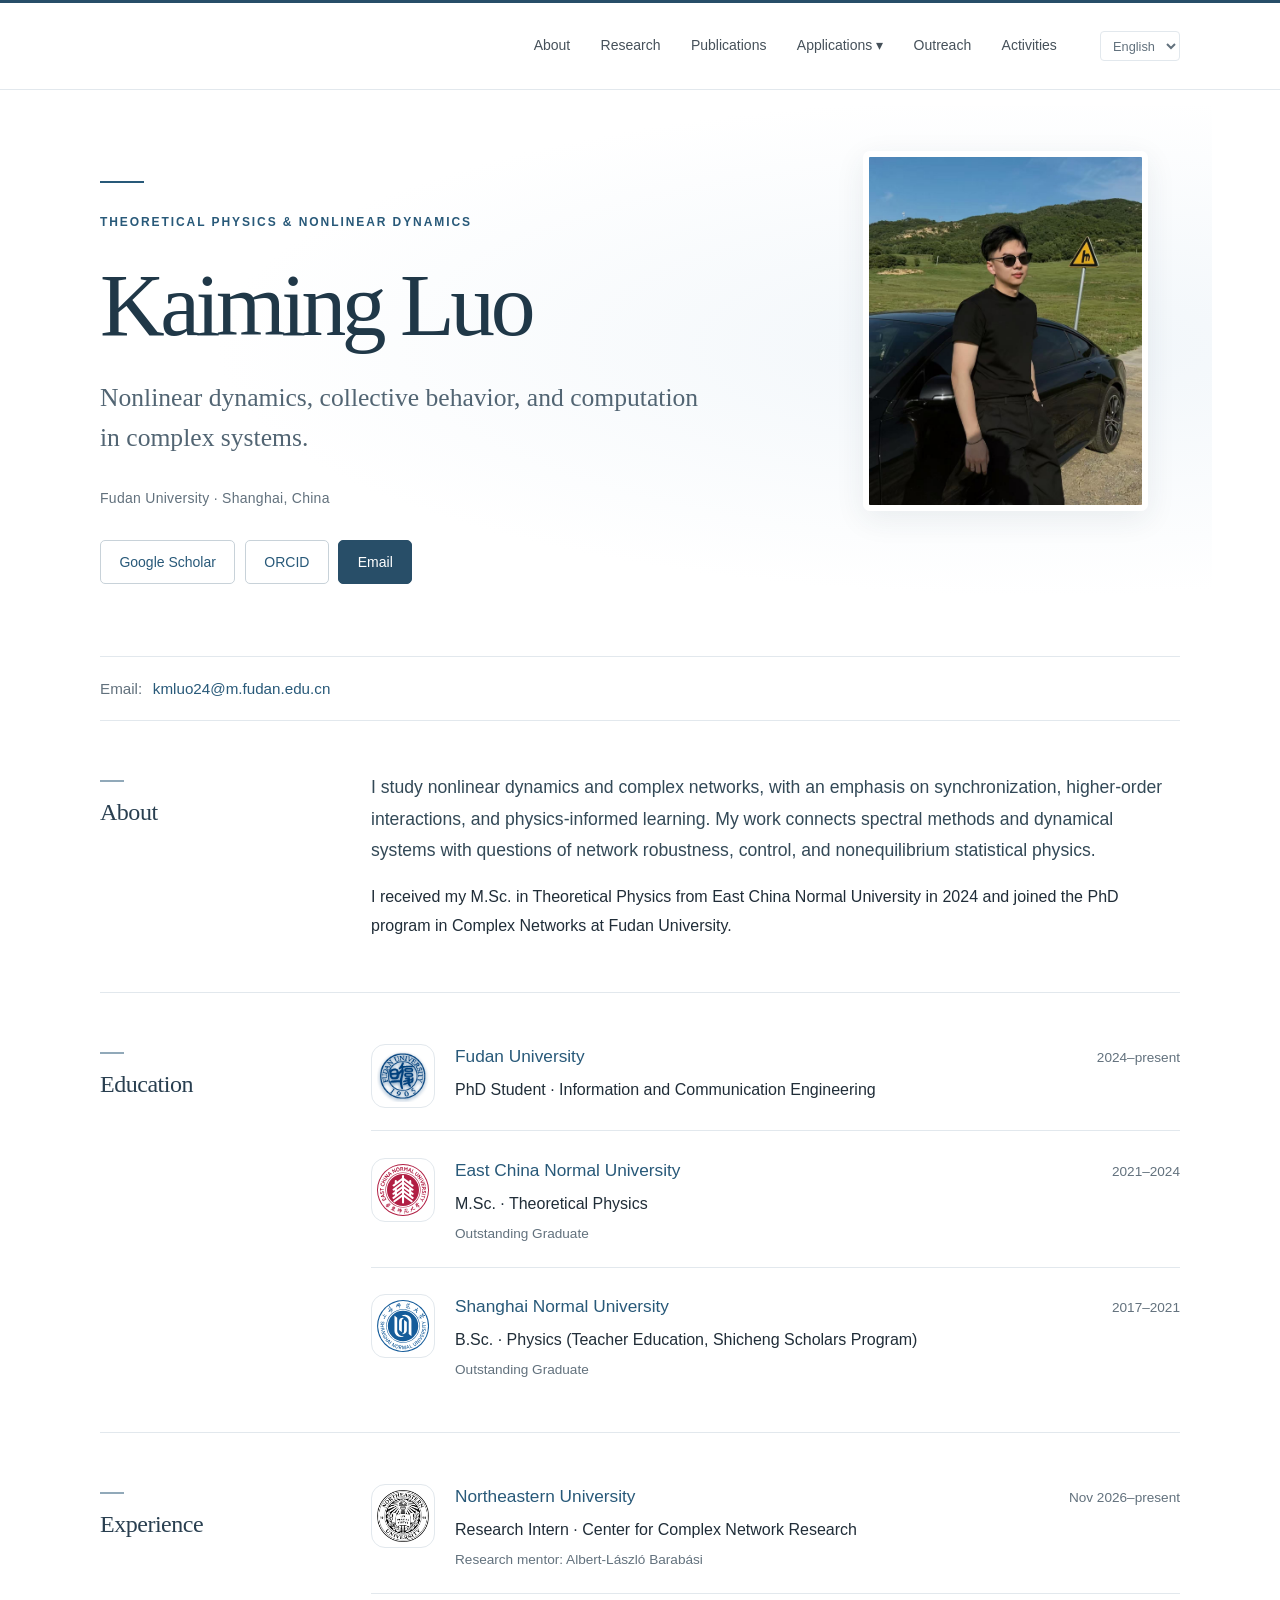
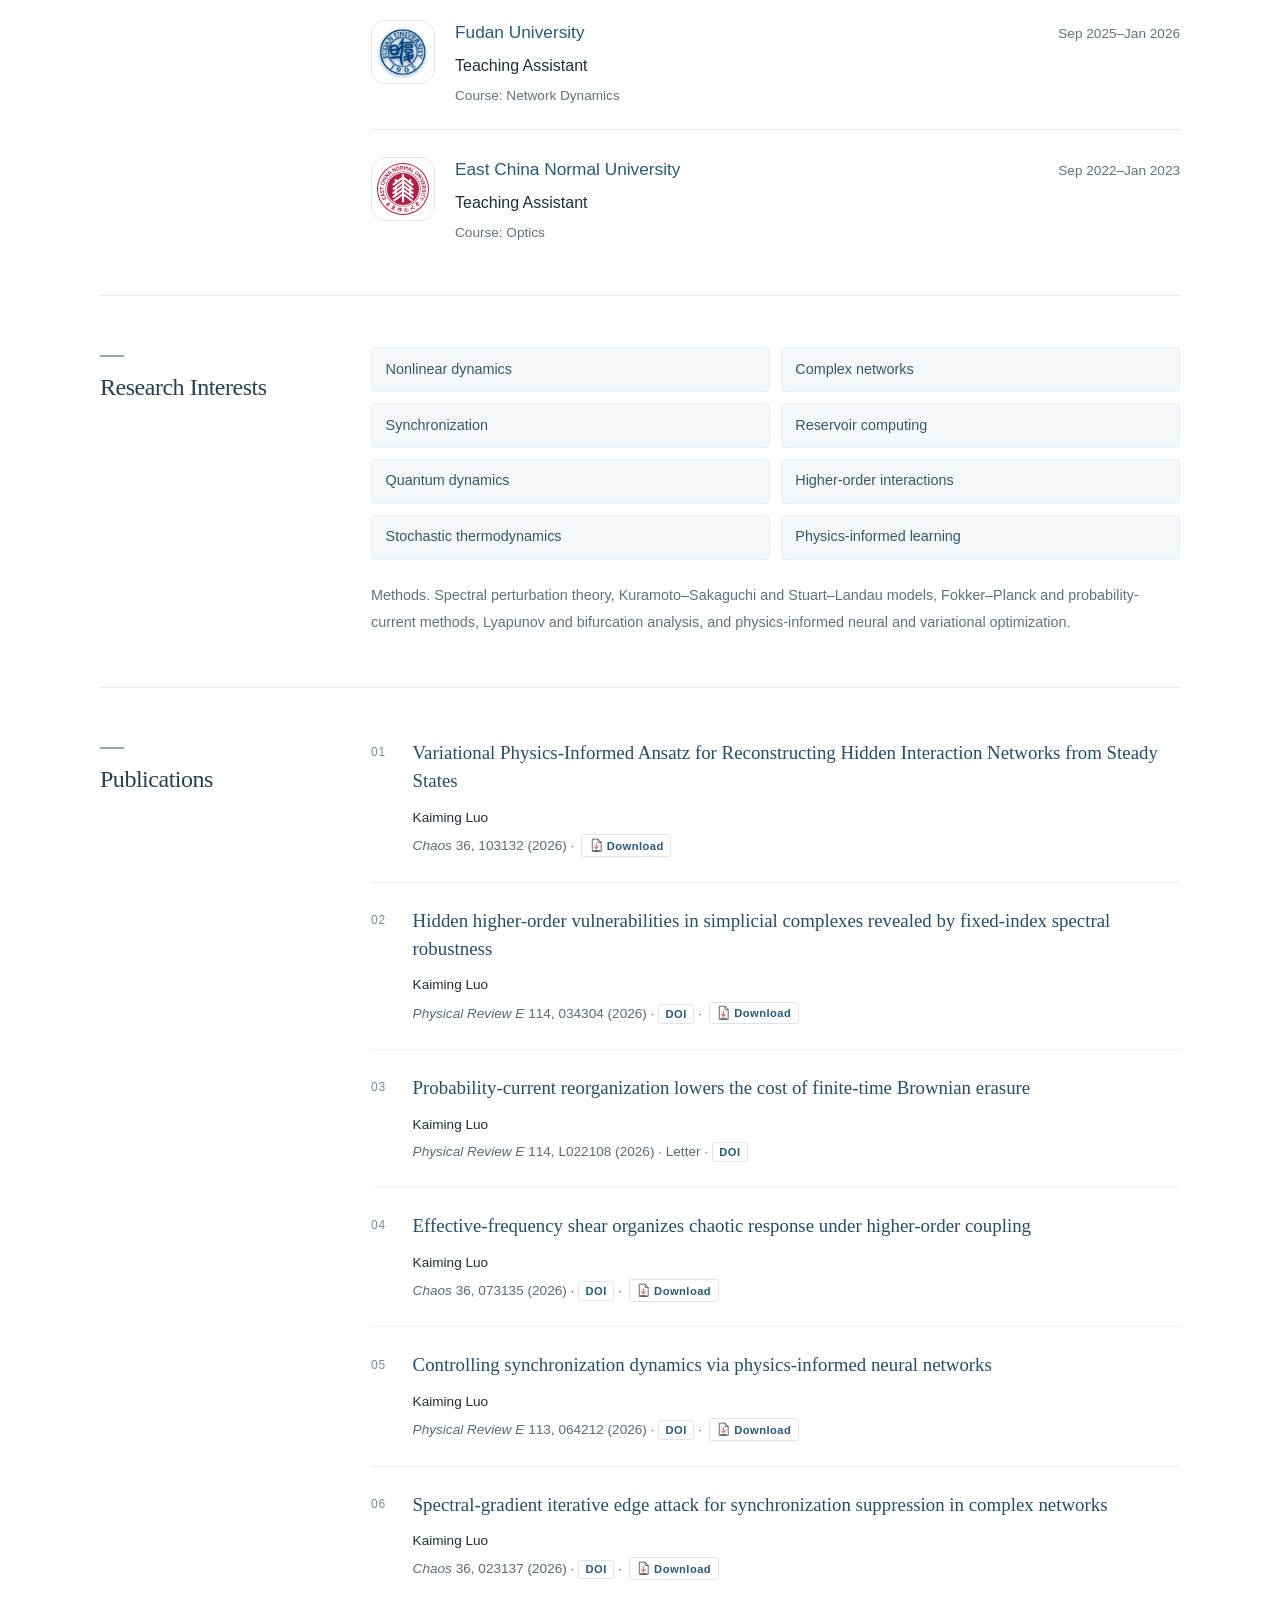
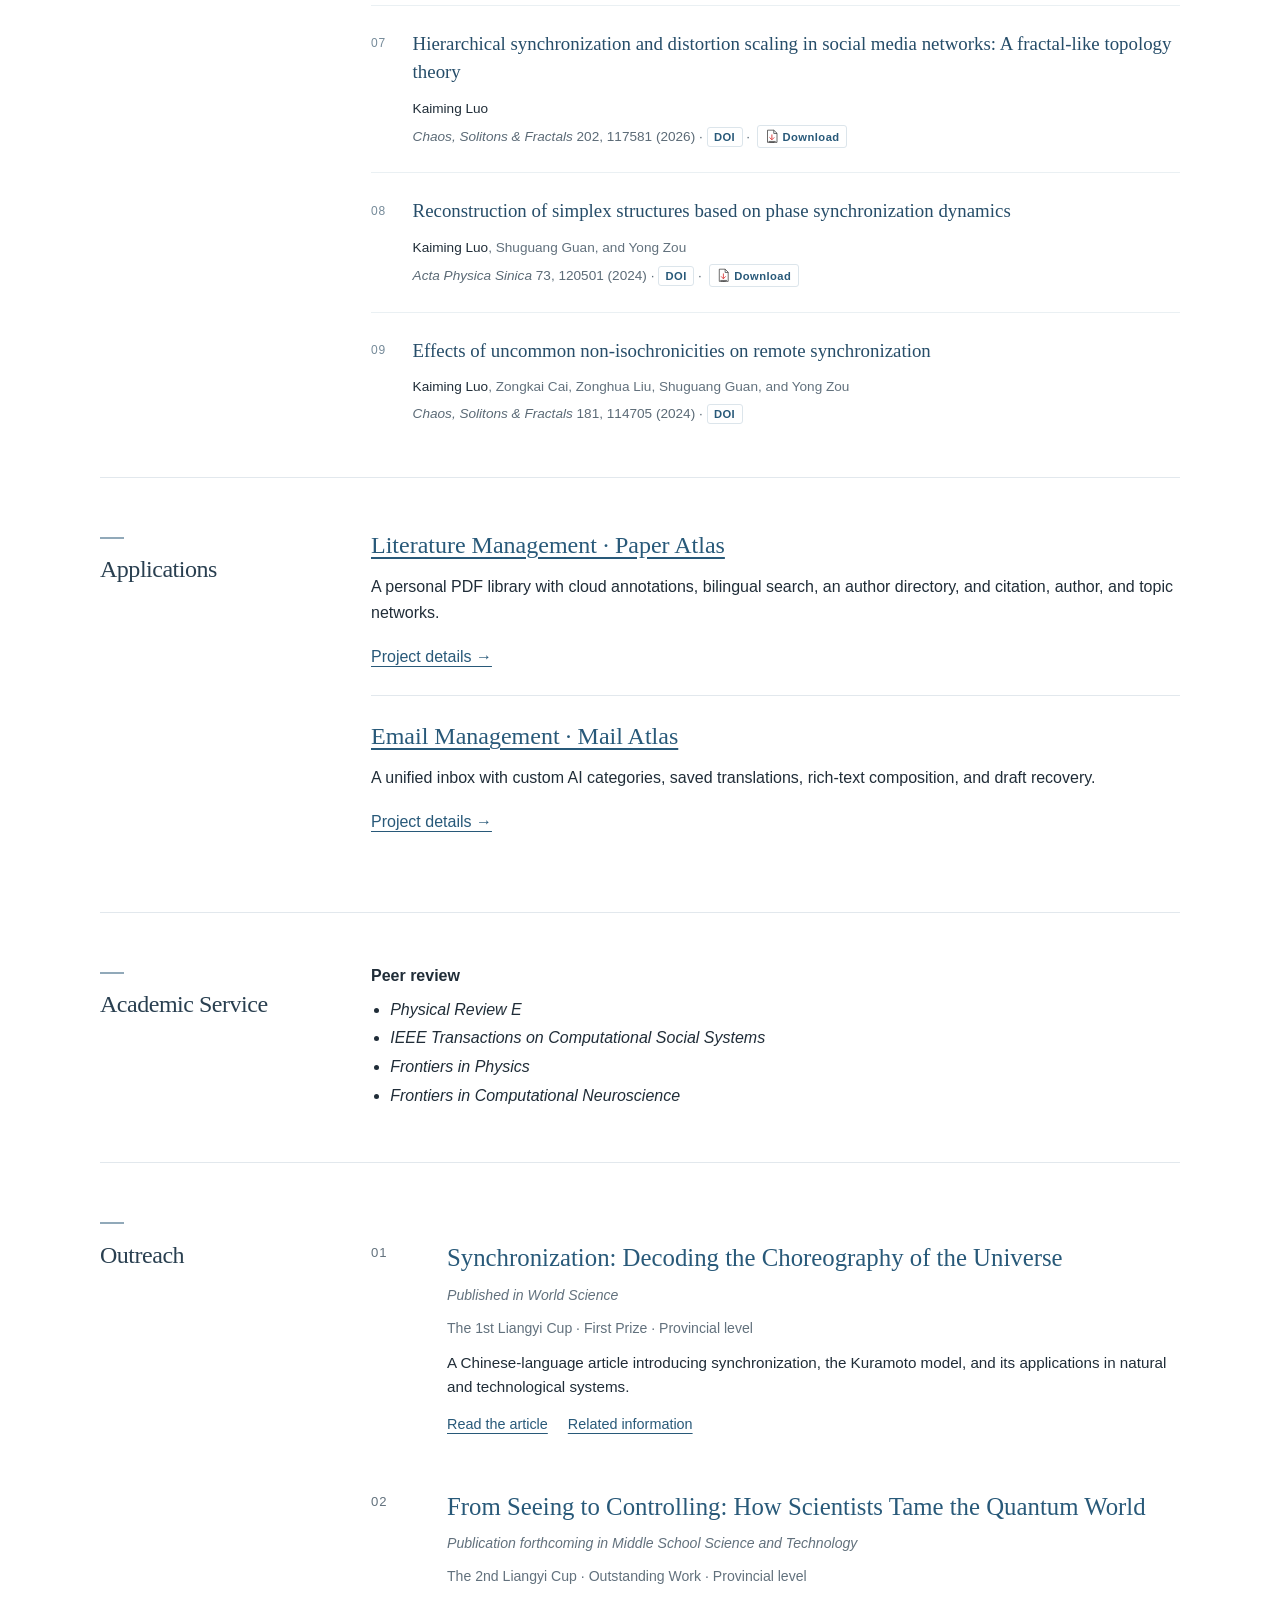
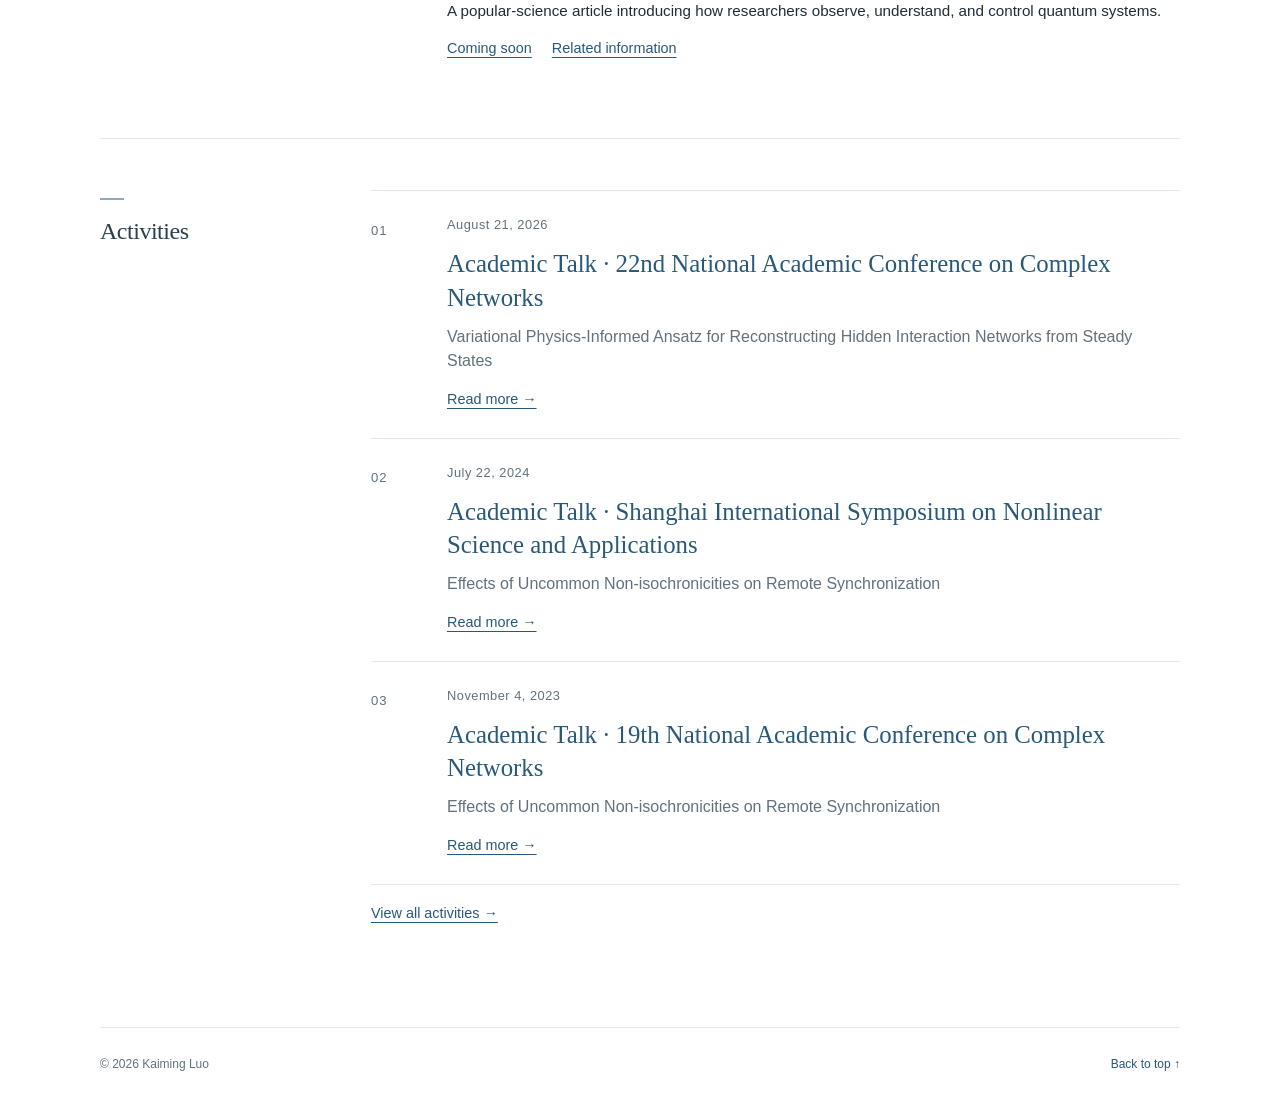
<file: index.html>
<!doctype html>
<html lang="en">
<head>
  <meta charset="utf-8">
  <meta name="viewport" content="width=device-width, initial-scale=1">
  <meta name="description" content="Kaiming Luo — research interests in nonlinear dynamics, complex networks, synchronization, reservoir computing, and quantum dynamics.">
  <meta name="theme-color" content="#ffffff">
  <title>Kaiming Luo | Academic Website</title>
  <link rel="icon" type="image/svg+xml" href="data:image/svg+xml,%3Csvg xmlns='http://www.w3.org/2000/svg' viewBox='0 0 64 64'%3E%3Crect width='64' height='64' rx='8' fill='%231e4058'/%3E%3Ctext x='32' y='42' text-anchor='middle' font-family='Georgia' font-size='32' fill='white'%3EKL%3C/text%3E%3C/svg%3E">
  <link rel="stylesheet" href="./styles.css?v=20261117-cards">
  <script src="./script.js" defer></script>
  <script src="./activities-data.js" defer></script>
  <script src="./activities.js?v=20261117-cards" defer></script>
  <script src="./language.js?v=20261104-degrees" defer></script>
  <script src="./applications.js?v=20261118" defer></script>
</head>
<body>
  <a class="skip-link" href="#main">Skip to content</a>
  <header class="site-header">
    <div class="header-inner">
      
      <nav aria-label="Main navigation">
        <a href="#about">About</a>
        <a href="#research">Research</a>
        <a href="#publications">Publications</a>
        <details class="apps-menu"><summary data-app-text="section">Applications</summary><div class="apps-dropdown"><a href="https://kmluo98.github.io/paper-atlas/" target="_blank" rel="noopener" data-app-text="paper">Literature Management</a><a href="https://kmluo98.github.io/mail/" target="_blank" rel="noopener" data-app-text="mail">Email Management</a></div></details>
        <a href="#outreach">News &amp; Outreach</a>
        <a href="#activities">Activities</a>
      </nav>
      <label class="language-switcher"><span class="sr-only">Language</span><select id="language-select" aria-label="Language"><option value="en">English</option><option value="zh">中文</option></select></label>
    </div>
  </header>

  <main id="main" class="page">
    <section class="intro" id="home" aria-labelledby="name">
      <img class="profile-photo" src="./assets/kaiming-luo.jpg" alt="Kaiming Luo" width="1279" height="1706" fetchpriority="high">
      <p class="eyebrow" data-i18n="eyebrow">Theoretical physics &amp; nonlinear dynamics</p>
      <h1 id="name">Kaiming Luo</h1>
      <p class="intro-text" data-i18n="intro">Nonlinear dynamics, collective behavior,<br class="desktop-break"> and computation in complex systems.</p>
      <p class="affiliation" data-i18n="affiliation">Fudan University · Shanghai, China</p>
      <div class="profile-links" aria-label="Academic profiles and resources">
        <a class="button" href="https://scholar.google.com/citations?user=UyNo1v8AAAAJ&amp;hl=zh-CN">Google Scholar</a>
        <a class="button" href="https://orcid.org/0009-0003-3727-4187">ORCID</a>
        <a class="button" href="mailto:kmluo24@m.fudan.edu.cn">Email</a>
      </div>
    </section>

    <p class="about-email">Email: <a href="mailto:kmluo24@m.fudan.edu.cn">kmluo24@m.fudan.edu.cn</a></p>

    <section class="section" id="about" aria-labelledby="about-title">
      <h2 id="about-title">About</h2>
      <div class="section-content">
<p>I study nonlinear dynamics and complex networks, with an emphasis on synchronization, higher-order interactions, and physics-informed learning. My work connects spectral methods and dynamical systems with questions of network robustness, control, and nonequilibrium statistical physics.</p><p>I received my M.Sc. in Theoretical Physics from East China Normal University in 2024 and joined the PhD program in Complex Networks at Fudan University.</p>
      </div>
    </section>

    <section class="section" id="education" aria-labelledby="education-title">
      <h2 id="education-title" data-bio="education">Education</h2>
      <div class="section-content">
        <article class="bio-entry bio-with-logo"><img class="university-seal" src="./assets/fudan-seal.svg" alt="" width="64" height="64"><div class="bio-body"><div class="bio-heading"><h3 data-bio="fudan">Fudan University</h3><span data-bio="fudanDate">2024–present</span></div><p data-bio="fudanMajor">PhD Student · Information and Communication Engineering</p></div></article>
        <article class="bio-entry bio-with-logo"><img class="university-seal" src="./assets/ecnu-seal.svg" alt="" width="64" height="64"><div class="bio-body"><div class="bio-heading"><h3 data-bio="ecnu">East China Normal University</h3><span>2021–2024</span></div><p data-bio="ecnuMajor">M.Sc. · Theoretical Physics</p><p class="muted" data-bio="honor">Outstanding Graduate</p></div></article>
        <article class="bio-entry bio-with-logo"><img class="university-seal" src="./assets/shnu-seal.svg" alt="" width="64" height="64"><div class="bio-body"><div class="bio-heading"><h3 data-bio="shnu">Shanghai Normal University</h3><span>2017–2021</span></div><p data-bio="shnuMajor">B.Sc. · Physics (Teacher Education, Shicheng Scholars Program)</p><p class="muted" data-bio="honor">Outstanding Graduate</p></div></article>
      </div>
    </section>
    <section class="section" id="experience" aria-labelledby="experience-title">
      <h2 id="experience-title" data-bio="experience">Experience</h2>
      <div class="section-content">
        <article class="bio-entry bio-with-logo"><img class="university-seal" src="./assets/neu-seal.svg" alt="" width="64" height="64"><div class="bio-body"><div class="bio-heading"><h3 data-bio="northeastern">Northeastern University</h3><span data-bio="neDate">Nov 2026–present</span></div><p data-bio="neRole">Research Intern · Center for Complex Network Research</p><p class="muted" data-bio="neMentor">Research mentor: Albert-László Barabási</p></div></article>
        <article class="bio-entry bio-with-logo"><img class="university-seal" src="./assets/fudan-seal.svg" alt="" width="64" height="64"><div class="bio-body"><div class="bio-heading"><h3 data-bio="fudan"></h3><span data-bio="networkDate"></span></div><p data-bio="networkRole"></p><p class="muted" data-bio="networkCourse"></p></div></article>
        <article class="bio-entry bio-with-logo"><img class="university-seal" src="./assets/ecnu-seal.svg" alt="" width="64" height="64"><div class="bio-body"><div class="bio-heading"><h3 data-bio="ecnu"></h3><span data-bio="opticsDate"></span></div><p data-bio="opticsRole"></p><p class="muted" data-bio="opticsCourse"></p></div></article>
        
      </div>
    </section>
    <section class="section" id="research" aria-labelledby="research-title">
      <h2 id="research-title">Research Interests</h2>
      <div class="section-content">
<ul class="interests"><li>Nonlinear dynamics</li><li>Complex networks</li><li>Synchronization</li><li>Reservoir computing</li><li>Quantum dynamics</li><li>Higher-order interactions</li><li>Stochastic thermodynamics</li><li>Physics-informed learning</li></ul><p class="research-methods"><strong>Methods.</strong> Spectral perturbation theory, Kuramoto–Sakaguchi and Stuart–Landau models, Fokker–Planck and probability-current methods, Lyapunov and bifurcation analysis, and physics-informed neural and variational optimization.</p>
      </div>
    </section>

    <section class="section" id="publications" aria-labelledby="publications-title">
      <h2 id="publications-title">Publications</h2>
      <div class="section-content">
<ol class="publications"><li><span class="paper-title">Variational Physics-Informed Ansatz for Reconstructing Hidden Interaction Networks from Steady States</span><p class="paper-authors"><strong>Kaiming Luo</strong></p><p class="paper-citation"><em>Chaos</em> 36, 103132 (2026) · <a class="pdf-link" href="https://arxiv.org/pdf/2512.13708" target="_blank" rel="noopener"><img class="pdf-icon" src="./assets/pdf-download.svg" alt="">Download</a></p></li><li><a class="paper-title" href="https://doi.org/10.1103/n4ps-wmd7">Hidden higher-order vulnerabilities in simplicial complexes revealed by fixed-index spectral robustness</a><p class="paper-authors"><strong>Kaiming Luo</strong></p><p class="paper-citation"><em>Physical Review E</em> 114, 034304 (2026) · <a href="https://doi.org/10.1103/n4ps-wmd7">DOI</a> · <a class="pdf-link" href="https://arxiv.org/pdf/2603.24286" target="_blank" rel="noopener"><img class="pdf-icon" src="./assets/pdf-download.svg" alt="">Download</a></p></li><li><a class="paper-title" href="https://doi.org/10.1103/4nmm-611j">Probability-current reorganization lowers the cost of finite-time Brownian erasure</a><p class="paper-authors"><strong>Kaiming Luo</strong></p><p class="paper-citation"><em>Physical Review E</em> 114, L022108 (2026) · Letter · <a href="https://doi.org/10.1103/4nmm-611j">DOI</a></p></li><li><a class="paper-title" href="https://doi.org/10.1063/5.0342399">Effective-frequency shear organizes chaotic response under higher-order coupling</a><p class="paper-authors"><strong>Kaiming Luo</strong></p><p class="paper-citation"><em>Chaos</em> 36, 073135 (2026) · <a href="https://doi.org/10.1063/5.0342399">DOI</a> · <a class="pdf-link" href="https://arxiv.org/pdf/2604.07842" target="_blank" rel="noopener"><img class="pdf-icon" src="./assets/pdf-download.svg" alt="">Download</a></p></li><li><a class="paper-title" href="https://doi.org/10.1103/ymm7-mh1x">Controlling synchronization dynamics via physics-informed neural networks</a><p class="paper-authors"><strong>Kaiming Luo</strong></p><p class="paper-citation"><em>Physical Review E</em> 113, 064212 (2026) · <a href="https://doi.org/10.1103/ymm7-mh1x">DOI</a> · <a class="pdf-link" href="https://arxiv.org/pdf/2601.00178" target="_blank" rel="noopener"><img class="pdf-icon" src="./assets/pdf-download.svg" alt="">Download</a></p></li><li><a class="paper-title" href="https://doi.org/10.1063/5.0311738">Spectral-gradient iterative edge attack for synchronization suppression in complex networks</a><p class="paper-authors"><strong>Kaiming Luo</strong></p><p class="paper-citation"><em>Chaos</em> 36, 023137 (2026) · <a href="https://doi.org/10.1063/5.0311738">DOI</a> · <a class="pdf-link" href="https://arxiv.org/pdf/2505.06489" target="_blank" rel="noopener"><img class="pdf-icon" src="./assets/pdf-download.svg" alt="">Download</a></p></li><li><a class="paper-title" href="https://doi.org/10.1016/j.chaos.2025.117581">Hierarchical synchronization and distortion scaling in social media networks: A fractal-like topology theory</a><p class="paper-authors"><strong>Kaiming Luo</strong></p><p class="paper-citation"><em>Chaos, Solitons &amp; Fractals</em> 202, 117581 (2026) · <a href="https://doi.org/10.1016/j.chaos.2025.117581">DOI</a> · <a class="pdf-link" href="https://arxiv.org/pdf/2505.05769" target="_blank" rel="noopener"><img class="pdf-icon" src="./assets/pdf-download.svg" alt="">Download</a></p></li><li><a class="paper-title" href="https://doi.org/10.7498/aps.73.20240334">Reconstruction of simplex structures based on phase synchronization dynamics</a><p class="paper-authors"><strong>Kaiming Luo</strong>, Shuguang Guan, and Yong Zou</p><p class="paper-citation"><em>Acta Physica Sinica</em> 73, 120501 (2024) · <a href="https://doi.org/10.7498/aps.73.20240334">DOI</a> · <a class="pdf-link" href="./assets/reconstruction-simplex-structures.pdf" download><img class="pdf-icon" src="./assets/pdf-download.svg" alt="">Download</a></p></li><li><a class="paper-title" href="https://doi.org/10.1016/j.chaos.2024.114705">Effects of uncommon non-isochronicities on remote synchronization</a><p class="paper-authors"><strong>Kaiming Luo</strong>, Zongkai Cai, Zonghua Liu, Shuguang Guan, and Yong Zou</p><p class="paper-citation"><em>Chaos, Solitons &amp; Fractals</em> 181, 114705 (2024) · <a href="https://doi.org/10.1016/j.chaos.2024.114705">DOI</a></p></li></ol>
      </div>
    </section>

    <section class="section" id="applications" aria-labelledby="applications-title"><h2 id="applications-title" data-app-text="section">Applications</h2><div class="section-content">
<article class="application-entry"><h3><a href="https://kmluo98.github.io/paper-atlas/" target="_blank" rel="noopener" data-app-text="paper">Literature Management</a></h3><p data-app-text="paperBrief">A personal PDF library with cloud annotations, bilingual search, an author directory, and citation, author, and topic networks.</p><a href="./application.html?project=paper" data-app-text="details">Project details →</a></article>
<article class="application-entry"><h3><a href="https://kmluo98.github.io/mail/" target="_blank" rel="noopener" data-app-text="mail">Email Management</a></h3><p data-app-text="mailBrief">A unified inbox with custom AI categories, saved translations, rich-text composition, and draft recovery.</p><a href="./application.html?project=mail" data-app-text="details">Project details →</a></article>
</div></section>
    <section class="section" id="service" aria-labelledby="service-title">
      <h2 id="service-title">Academic Service</h2>
      <div class="section-content">
<h3>Peer review</h3><ul class="plain-list"><li><em>Physical Review E</em></li><li><em>IEEE Transactions on Computational Social Systems</em></li><li><em>Frontiers in Physics</em></li><li><em>Frontiers in Computational Neuroscience</em></li></ul>
      </div>
    </section>
    <section class="section" id="outreach" aria-labelledby="outreach-title">
      <h2 id="outreach-title">Outreach</h2>
      <div class="section-content">
        <article class="outreach-item"><span class="activity-number">01</span><div class="outreach-item-body"><h3 data-i18n="outreach-headline">同步：解码万物共舞的奥秘</h3><p class="muted" data-i18n="outreachMetaPublication">Published in World Science</p><p class="muted" data-i18n="outreachMetaAward">The 1st Liangyi Cup · First Prize · Provincial level</p><p data-i18n="outreachBody">一篇面向公众介绍同步现象、Kuramoto 模型及其在自然和技术系统中应用的科普文章。</p><a data-i18n="outreachRead" href="https://worldscience.cn/c/2026-01-28/666451.shtml" target="_blank" rel="noopener">Read the article</a><a style="margin-left:1.25rem" data-i18n="outreachInfoLink" href="http://www.journal.sh.cn/CN/news/news1077.shtml" target="_blank" rel="noopener">Related information</a></div></article><article class="outreach-item"><span class="activity-number">02</span><div class="outreach-item-body"><h3 data-i18n="outreach2Headline">From Seeing to Controlling: How Scientists Tame the Quantum World</h3><p class="muted" data-i18n="outreach2MetaPublication">Publication forthcoming in Middle School Science and Technology</p><p class="muted" data-i18n="outreach2MetaAward">The 2nd Liangyi Cup · Outstanding Work · Provincial level</p><p data-i18n="outreach2Body">A popular-science article introducing how researchers observe, understand, and control quantum systems.</p><a href="#" data-i18n="outreach2Read" aria-disabled="true">Coming soon</a><a style="margin-left:1.25rem" data-i18n="outreach2InfoLink" href="https://mp.weixin.qq.com/s/qUAKC9-eRaUf9OOSz7o6Yg" target="_blank" rel="noopener">Related information</a></div></article>
      </div>
    </section>
    <section class="section" id="activities" aria-labelledby="activities-title">
      <h2 id="activities-title">Activities</h2>
      <div class="section-content"><div data-activities="latest"><p class="muted">Loading activities…</p></div><p><a class="activity-archive-link" href="./activities.html" data-activity-zh="查看全部活动 →">View all activities →</a></p></div>
    </section>
  </main>

  <footer class="site-footer">
    <span>&copy; <span id="year">2026</span> Kaiming Luo</span>
    <a href="#home">Back to top <span aria-hidden="true">↑</span></a>
  </footer>
</body>
</html>
</file>
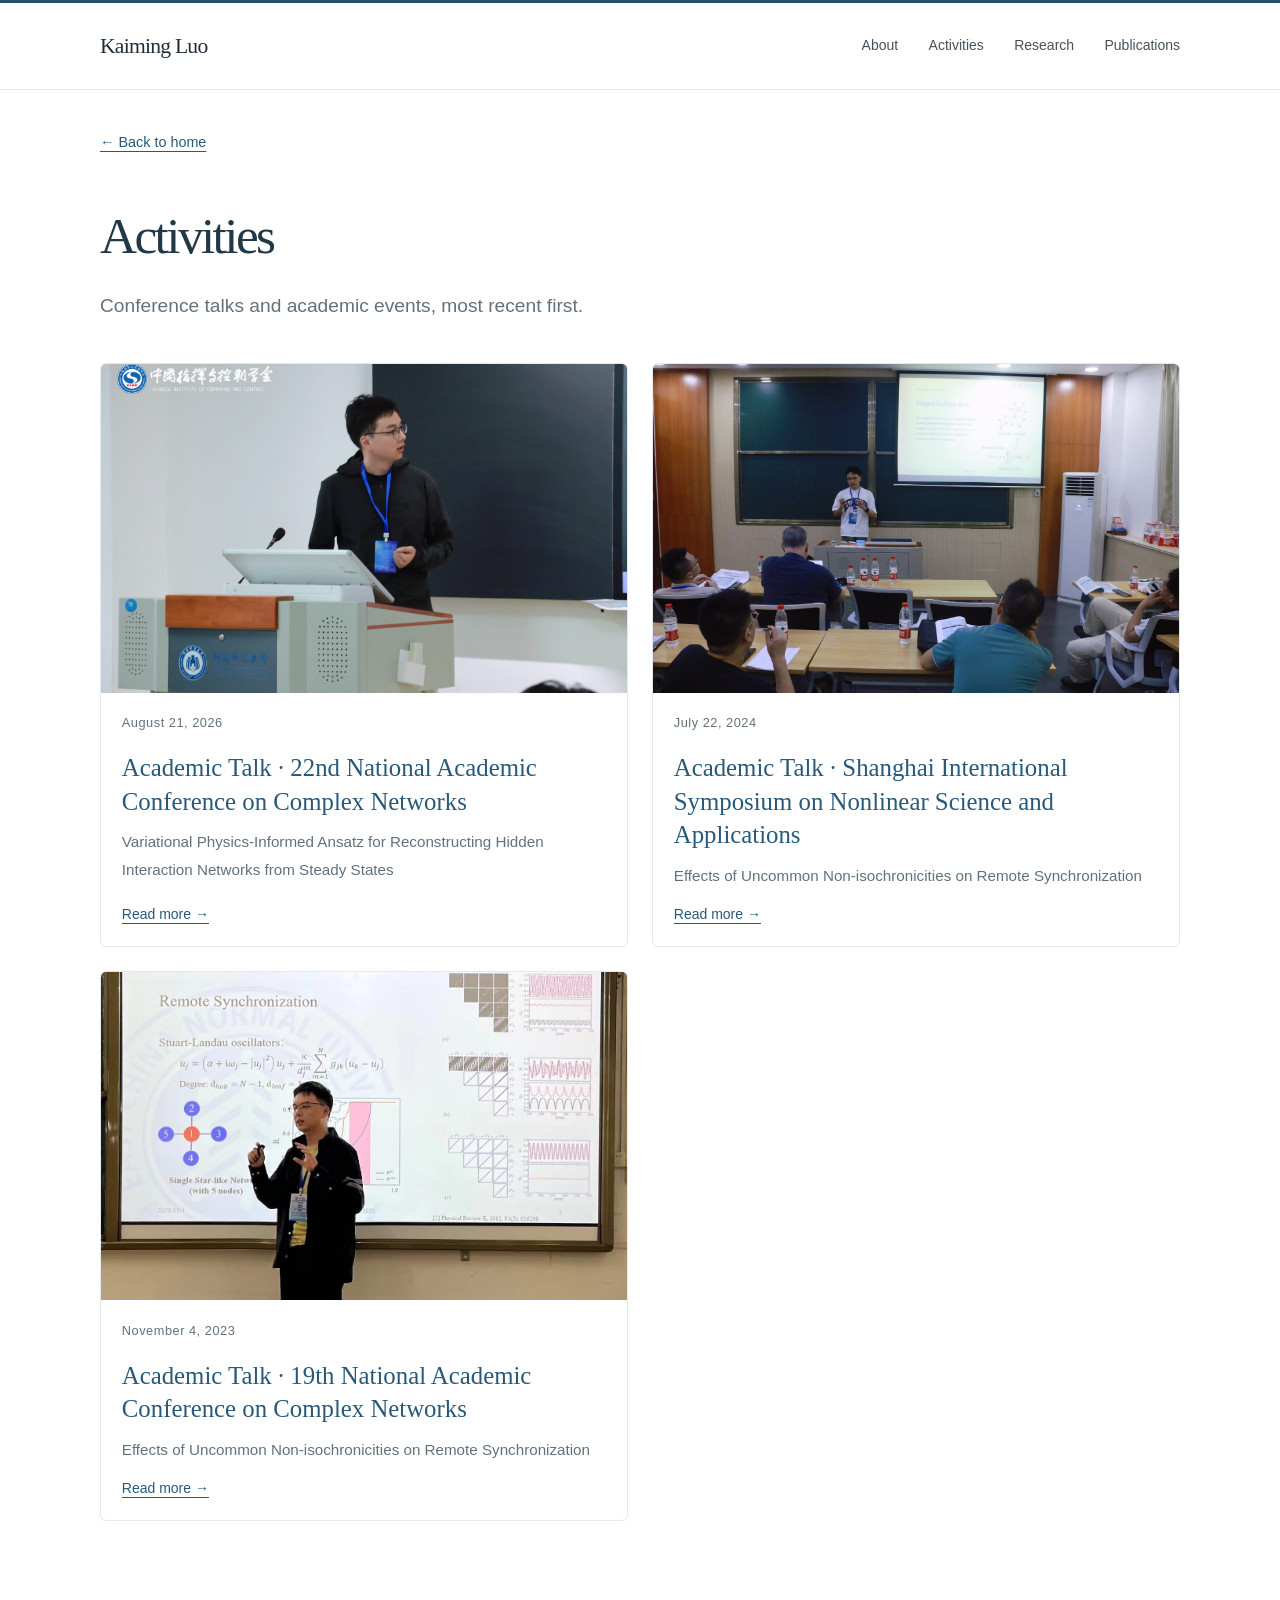
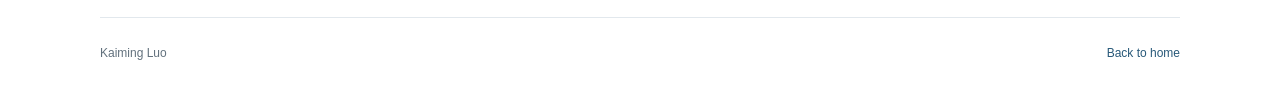
<file: activities.html>
<!doctype html>
<html lang="en">
<head>
  <meta charset="utf-8">
  <meta name="viewport" content="width=device-width, initial-scale=1">
  <meta name="description" content="Activities, talks, and academic events — Kaiming Luo.">
  <title>Activities | Kaiming Luo</title>
  <link rel="stylesheet" href="./styles.css?v=20261117-cards">
  <script src="./activities-data.js" defer></script>
  <script src="./activities.js?v=20261117-cards" defer></script>
</head>
<body>
  <a class="skip-link" href="#main" data-activity-zh="跳到正文">Skip to content</a>
  <header class="site-header"><div class="header-inner"><a class="wordmark" href="./index.html">Kaiming Luo</a><nav aria-label="Main navigation"><a href="./index.html#about" data-activity-zh="关于">About</a><a href="./activities.html" aria-current="page" data-activity-zh="学术活动">Activities</a><a href="./index.html#research" data-activity-zh="研究方向">Research</a><a href="./index.html#publications" data-activity-zh="论文">Publications</a></nav></div></header>
  <main class="page activities-page" id="main">
    <a class="activity-back" href="./index.html#activities" data-activity-zh="← 返回首页">← Back to home</a>
    <header class="activity-detail-header">
      <h1 data-activity-zh="学术活动">Activities</h1>
      <p class="activity-detail-subtitle" data-activity-zh="会议报告与学术交流，按时间倒序排列。">Conference talks and academic events, most recent first.</p>
    </header>
    <div class="activity-archive" data-activities="archive">
      <p class="muted" data-activity-zh="暂无活动。">No activities yet.</p>
    </div>
    <noscript><p>Please enable JavaScript to view the activity list.</p></noscript>
  </main>
  <footer class="site-footer"><span>Kaiming Luo</span><a href="./index.html" data-activity-zh="返回首页">Back to home</a></footer>
</body>
</html>
</file>
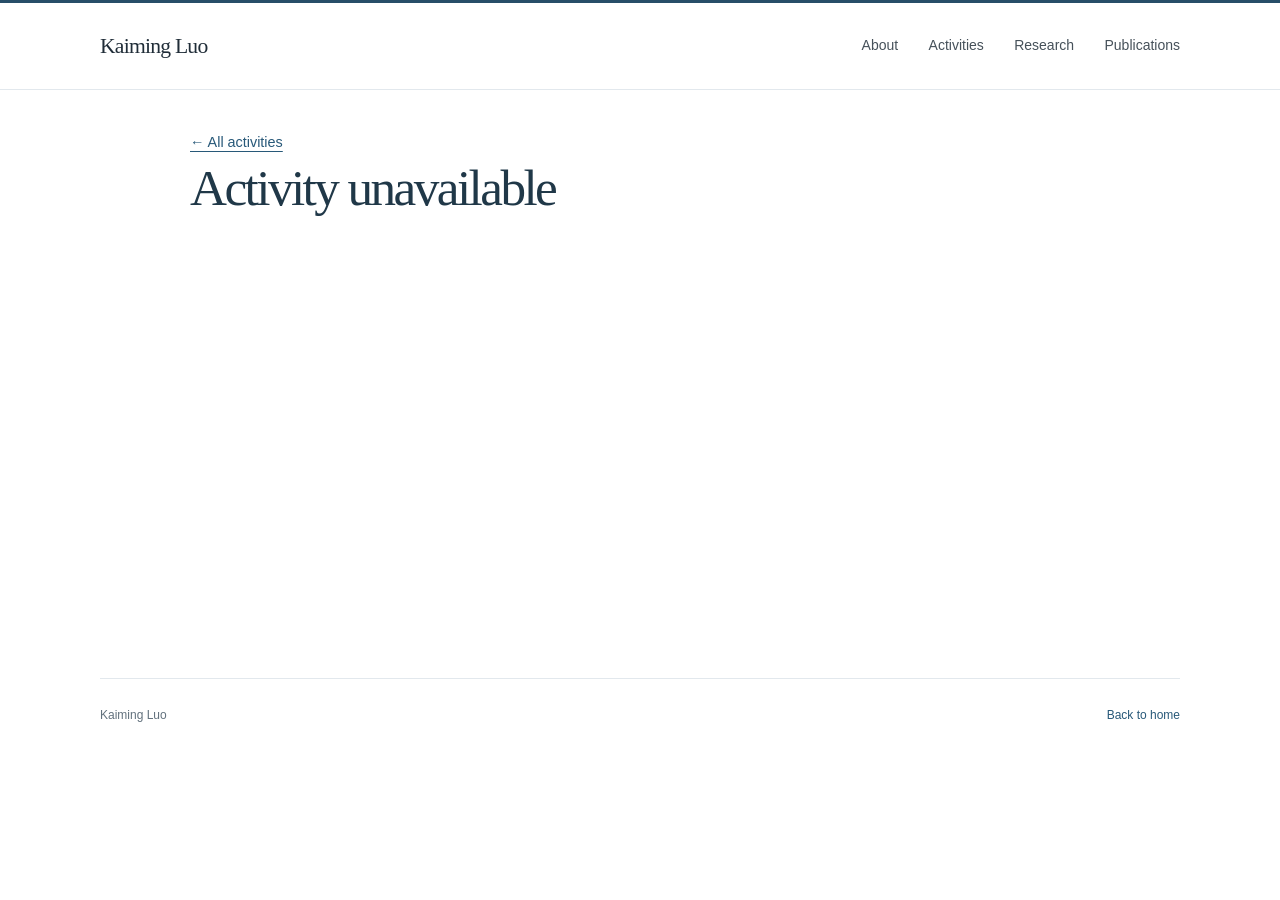
<file: activity.html>
<!doctype html>
<html lang="en">
<head>
  <meta charset="utf-8">
  <meta name="viewport" content="width=device-width, initial-scale=1">
  <meta name="description" content="Academic activity — Kaiming Luo.">
  <title>Activity | Kaiming Luo</title>
  <link rel="stylesheet" href="./styles.css?v=20261117-cards">
  <script src="./activities-data.js" defer></script>
  <script src="./activities.js?v=20261117-cards" defer></script>
</head>
<body>
  <a class="skip-link" href="#main" data-activity-zh="跳到正文">Skip to content</a>
  <header class="site-header"><div class="header-inner"><a class="wordmark" href="./index.html">Kaiming Luo</a><nav aria-label="Main navigation"><a href="./index.html#about" data-activity-zh="关于">About</a><a href="./activities.html" data-activity-zh="学术活动">Activities</a><a href="./index.html#research" data-activity-zh="研究方向">Research</a><a href="./index.html#publications" data-activity-zh="论文">Publications</a></nav></div></header>
  <main class="page activity-detail-page" id="main"><a class="activity-back" href="./activities.html" data-activity-zh="← 返回全部活动">← All activities</a><article data-activities="detail"><h1>Activity</h1><p class="muted">Loading activity…</p></article><noscript><p>Please enable JavaScript to read the activity details.</p></noscript></main>
  <footer class="site-footer"><span>Kaiming Luo</span><a href="./index.html#activities" data-activity-zh="返回首页">Back to home</a></footer>
</body>
</html>
</file>
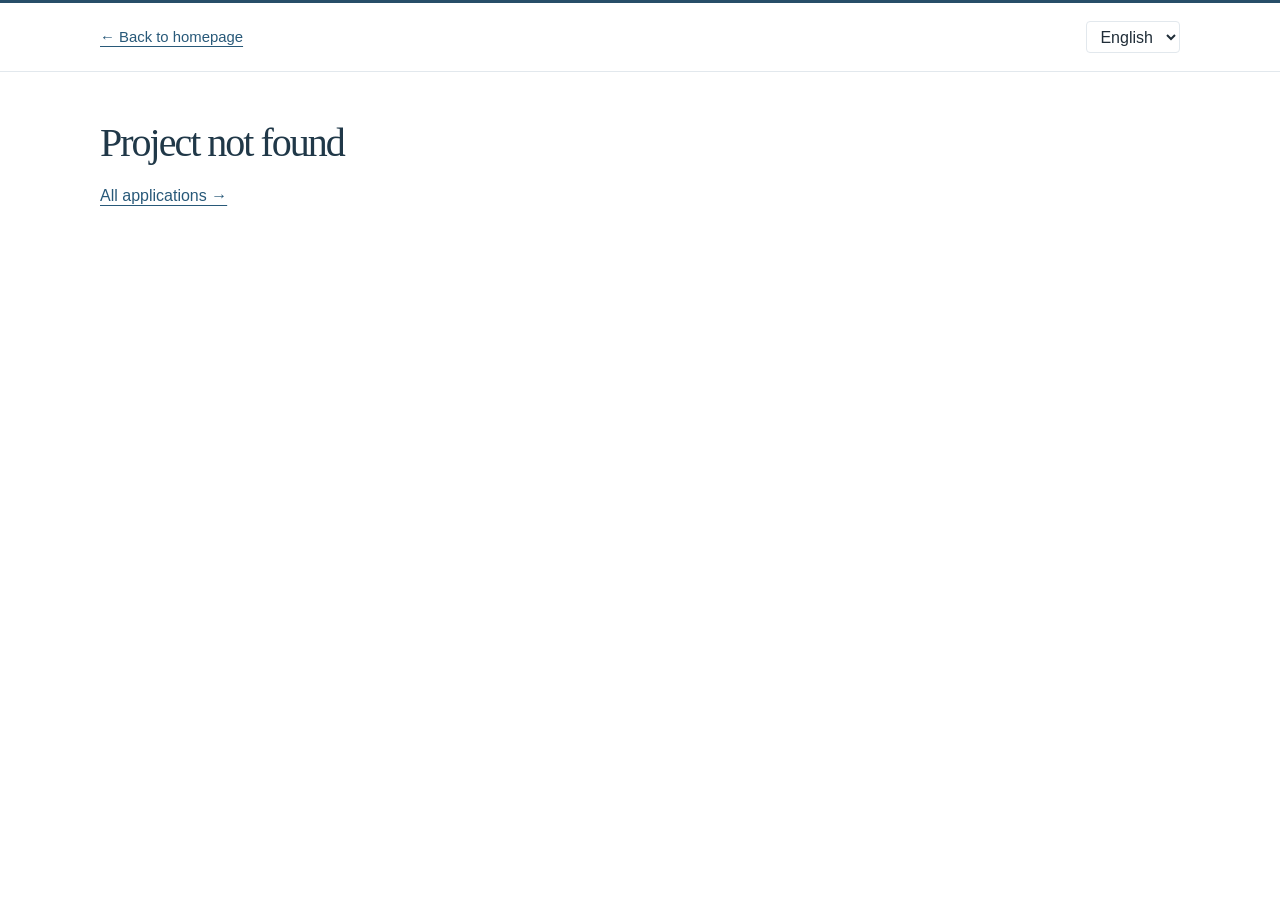
<file: application.html>
<!doctype html>
<html lang="en">
<head>
  <meta charset="utf-8">
  <meta name="viewport" content="width=device-width, initial-scale=1">
  <meta name="description" content="Features, interface previews, and getting started with Paper Atlas and Mail Atlas.">
  <title>Applications | Kaiming Luo</title>
  <link rel="stylesheet" href="./styles.css">
  <link rel="stylesheet" href="./application.css?v=20261118">
  <script src="./application-details.js?v=20261118-ai" defer></script>
  <script src="./applications.js?v=20261118-ai" defer></script>
</head>
<body>
  <a class="skip-link" href="#application-detail" data-app-text="skip">Skip to content</a>
  <header class="site-header">
    <div class="header-inner application-header">
      <a href="./index.html#applications" data-app-text="back">← Back to homepage</a>
      <label class="application-language">
        <span class="sr-only" data-app-text="language">Language</span>
        <select id="app-language">
          <option value="en" lang="en">English</option>
          <option value="zh" lang="zh-CN">中文</option>
        </select>
      </label>
    </div>
  </header>
  <main class="page application-page" id="application-detail" hidden>
    <header class="application-hero">
      <p class="eyebrow" data-app-text="section">Applications</p>
      <h1 id="app-heading"></h1>
      <p id="app-intro"></p>
      <ul id="app-highlights" class="app-highlights"></ul>
      <a class="button app-launch" id="app-open" target="_blank" rel="noopener" data-app-text="open">Open application ↗</a>
    </header>
    <section class="app-section" aria-labelledby="app-gallery-heading">
      <h2 id="app-gallery-heading" data-app-text="gallery">Interface preview</h2>
      <p class="app-gallery-note muted" data-app-text="galleryNote">Screenshots of the interface with fictional sample data. Select a screenshot to open it at full size.</p>
      <div id="app-gallery" class="app-gallery"></div>
    </section>
    <section class="app-section" aria-labelledby="app-features-heading">
      <h2 id="app-features-heading" data-app-text="features">Features</h2>
      <nav id="app-feature-nav" class="app-feature-nav" aria-labelledby="app-features-heading"></nav>
      <div id="app-features" class="application-features"></div>
    </section>
    <section class="app-section" aria-labelledby="app-start-heading">
      <h2 id="app-start-heading" data-app-text="start">Getting started</h2>
      <ol id="app-steps" class="app-steps"></ol>
    </section>
    <footer class="application-footer muted">
      <span class="app-credit" data-app-text="credit">Developed with Codex.</span>
      <a href="./index.html#applications" data-app-text="allApps">All applications →</a>
    </footer>
  </main>
  <section class="page application-not-found" id="application-not-found" hidden>
    <h1 data-app-text="notFound">Project not found</h1>
    <a href="./index.html#applications" data-app-text="allApps">All applications →</a>
  </section>
  <noscript><p class="page">Enable JavaScript to read the project overview, or open <a href="https://kmluo98.github.io/paper-atlas/">Paper Atlas</a> or <a href="https://kmluo98.github.io/mail/">Mail Atlas</a>.</p></noscript>
</body>
</html>
</file>
<file: styles.css>
:root {
  color-scheme: light;
  --ink: #222a30;
  --muted: #616970;
  --accent: #254f6c;
  --line: #e3e7ea;
  font-family: -apple-system, BlinkMacSystemFont, "Segoe UI", Arial, sans-serif;
  font-size: 16px;
}
* { box-sizing: border-box; }
body { margin: 0; background: #fff; color: var(--ink); line-height: 1.75; }
a { color: var(--accent); text-underline-offset: 4px; }
a:hover { color: #102f46; text-decoration: underline; }
a:focus-visible, button:focus-visible { outline: 2px solid var(--accent); outline-offset: 5px; }
.skip-link { position: absolute; left: 1rem; top: -5rem; background: #fff; padding: .5rem 1rem; z-index: 10; }
.skip-link:focus { top: .5rem; }
.site-header { border-bottom: 1px solid var(--line); }
.header-inner, .page, .site-footer { width: min(100% - 3rem, 960px); margin-inline: auto; }
.header-inner { min-height: 88px; display: flex; justify-content: space-between; align-items: center; gap: 1.5rem; }
.wordmark { font-family: Georgia, "Times New Roman", serif; font-size: 1.25rem; font-weight: 700; color: var(--ink); text-decoration: none; }
nav { display: flex; flex-wrap: wrap; gap: 1.65rem; }
nav a { font-size: .9rem; color: #46515a; text-decoration: none; }
.intro { padding: 5.4rem 0 4.6rem; }
.eyebrow { margin: 0 0 1.1rem; font-size: .78rem; letter-spacing: .12em; text-transform: uppercase; color: var(--accent); font-weight: 600; }
h1, h2 { font-family: Georgia, "Times New Roman", serif; font-weight: 400; }
h1 { margin: 0; font-size: clamp(2.8rem, 6vw, 4rem); letter-spacing: -.035em; line-height: 1.15; }
.intro-text { margin: 1.35rem 0 1.8rem; font-size: 1.2rem; line-height: 1.65; color: #545e65; }
.profile-links { display: flex; flex-wrap: wrap; gap: .6rem; }
.button { display: inline-flex; align-items: center; flex-wrap: wrap; gap: .3rem; justify-content: center; min-height: 42px; border: 1px solid #c8d2d9; border-radius: 3px; padding: .45rem .95rem; font: inherit; font-size: .875rem; line-height: 1.5; color: var(--accent); background: #fff; text-decoration: none; }
a.button:hover { border-color: var(--accent); background: #f5f8fa; text-decoration: none; }
.button:disabled { color: #68737a; border-color: #dce1e5; background: #fafbfc; cursor: not-allowed; }
.button-note { font-size: .8rem; }
.availability { font-size: .8rem; color: var(--muted); margin: .75rem 0 0; }
.section { display: grid; grid-template-columns: 220px minmax(0, 1fr); gap: 2.5rem; padding: 2.4rem 0; border-top: 1px solid var(--line); scroll-margin-top: 2rem; }
h2 { margin: .1rem 0 0; font-size: 1.35rem; line-height: 1.4; }
p { margin: 0 0 1rem; }
.section-content > :last-child { margin-bottom: 0; }
.muted { color: var(--muted); }
.interests { display: grid; grid-template-columns: 1fr 1fr; gap: .55rem 1.5rem; list-style: none; margin: 0; padding: 0; }
.interests li { padding-left: 1rem; position: relative; }
.interests li::before { content: ""; position: absolute; width: 4px; height: 4px; border-radius: 50%; background: var(--accent); left: 0; top: .78rem; }
.site-footer { margin-top: 2rem; padding: 1.5rem 0 2rem; border-top: 1px solid var(--line); display: flex; justify-content: space-between; gap: 1rem; color: var(--muted); font-size: .8rem; }
.site-footer a { text-decoration: none; }
.affiliation { color: var(--muted); margin: -1rem 0 1.5rem; font-size: .95rem; }
h3 { font-size: 1rem; line-height: 1.55; margin: 0 0 .45rem; font-weight: 600; }
.research-methods { margin-top: 1.5rem; color: var(--muted); }
.publications { margin: 0; padding-left: 1.4rem; }
.publications li { padding-left: .35rem; margin-bottom: 1.7rem; }
.publications li:last-child { margin-bottom: 0; }
.publications li::marker { color: var(--muted); font-size: .85rem; }
.paper-title { font-weight: 600; text-decoration: none; line-height: 1.55; }
.paper-authors, .paper-citation { font-size: .9rem; line-height: 1.65; margin: .3rem 0 0; }
.paper-authors { color: var(--muted); }
.paper-authors strong { color: var(--ink); font-weight: 500; }
.project + .project { margin-top: 1.8rem; }
.project p { margin-bottom: .45rem; }
.project > a { font-size: .9rem; }
.plain-list { padding-left: 1.2rem; margin: 0 0 1.5rem; }
.education-item { margin-bottom: 1.4rem; }
.education-item p { margin-bottom: .35rem; font-size: .95rem; }
.subheading { margin-bottom: 1.25rem; }
.cv-page { max-width: 850px; padding-bottom: 3rem; }
.cv-actions { padding-top: 1.5rem; align-items: center; justify-content: space-between; }
.cv-page .intro { padding: 3rem 0 2rem; }
.cv-page .intro h1 { margin-bottom: 1rem; }
.cv-section { border-top: 1px solid var(--line); padding: 1.75rem 0; }
.cv-section > h2 { margin-bottom: 1.2rem; }
@media (max-width: 700px) {
  .header-inner, .page, .site-footer { width: min(100% - 2.5rem, 960px); }
  .header-inner { flex-direction: column; align-items: flex-start; padding-block: 1.1rem; gap: .6rem; }
  nav { gap: .35rem 1.25rem; }
  nav a { padding-block: .4rem; }
  .intro { padding: 3.5rem 0 3rem; }
  .section { grid-template-columns: 1fr; gap: 1rem; padding-block: 2rem; }
  .desktop-break { display: none; }
}
@media (max-width: 400px) {
  .interests { grid-template-columns: 1fr; }
  .site-footer { flex-wrap: wrap; }
}
@media print {
  .cv-actions { display: none; }
  .cv-section { padding-block: 1rem; }
  .publications li, .education-item { break-inside: avoid; }
  a { color: inherit; text-decoration: none; }
  .site-header, .profile-links, .availability, .skip-link, .site-footer a, .button { display: none; }
  .page, .site-footer { width: 100%; }
  .intro { padding: 0 0 1.5rem; }
  .section { padding-block: 1rem; break-inside: avoid; }
}

/* Refined editorial layout: quiet blue accents and a clear reading rhythm. */
@media screen {
  :root { --ink: #202d38; --accent: #285979; --muted: #62717d; --line: #e2e8ed; }
  body { line-height: 1.8; -webkit-font-smoothing: antialiased; }
  .header-inner, .page, .site-footer { width: min(100% - 5rem, 1080px); }
  .site-header { background: #fff; border-top: 3px solid #284e68; }
  .header-inner { min-height: 86px; }
  .wordmark { font-weight: 400; font-size: 1.35rem; letter-spacing: -.035em; }
  nav { gap: 1.9rem; }
  nav a { padding: .6rem 0; font-size: .875rem; }
  nav a[aria-current="location"] { color: var(--accent); text-decoration: underline; text-decoration-thickness: 2px; text-underline-offset: 9px; }
  .intro { position: relative; padding: 5.7rem 0 4.5rem; border-bottom: 0; }
  .intro::before { content: ""; display: block; width: 44px; height: 2px; background: var(--accent); margin-bottom: 1.8rem; }
  .eyebrow { font-size: .75rem; letter-spacing: .16em; margin-bottom: 1.2rem; }
  h1 { font-size: clamp(3.5rem, 7vw, 5.6rem); letter-spacing: -.05em; color: #203848; }
  .intro-text { font-family: Georgia, "Times New Roman", serif; font-size: clamp(1.2rem, 2.3vw, 1.6rem); color: #526573; line-height: 1.55; margin-top: 1.4rem; margin-bottom: 1.8rem; }
  .affiliation { font-size: .875rem; margin: 0 0 1.8rem; letter-spacing: .02em; }
  .profile-links { gap: .6rem; }
  .button { border-radius: 5px; min-height: 44px; padding: .55rem 1.15rem; font-weight: 500; }
  .profile-links a:last-child, #cv .button { background: #284e68; color: white; border-color: #284e68; }
  .profile-links a:last-child:hover, #cv .button:hover { background: #1c3b51; }
  .button:disabled { background: white; border-color: #e2e7eb; color: #707b84; }
  .availability { margin-top: .9rem; font-size: .75rem; }
  .section { grid-template-columns: 215px minmax(0, 1fr); gap: 3.5rem; padding: 3.2rem 0; }
  .section > h2 { font-size: 1.5rem; color: #293f50; letter-spacing: -.02em; max-width: 190px; }
  .section > h2::before { content: ""; display: block; width: 24px; height: 2px; background: #91a9b9; margin: .4rem 0 .9rem; }
  #about .section-content p:first-child { font-size: 1.1rem; color: #334957; }
  .interests { gap: .65rem; }
  .interests li { padding: .55rem .85rem; background: #f5f8fa; border: 1px solid #e9eef2; border-radius: 4px; font-size: .9rem; color: #36566c; }
  .interests li::before { display: none; }
  .research-methods { font-size: .9rem; line-height: 1.85; margin-top: 1.4rem; }
  .publications { list-style: none; padding: 0; counter-reset: publication; }
  .publications li { counter-increment: publication; position: relative; margin: 0; padding: 1.5rem 0 1.5rem 2.6rem; border-bottom: 1px solid #eaf0f3; }
  .publications li:first-child { padding-top: 0; }
  .publications li:last-child { padding-bottom: 0; border: 0; }
  .publications li::before { content: counter(publication, decimal-leading-zero); position: absolute; left: 0; top: 1.7rem; font-size: .75rem; font-variant-numeric: tabular-nums; color: #758a99; letter-spacing: .06em; }
  .publications li:first-child::before { top: .2rem; }
  .paper-title { display: inline-block; font-family: Georgia, "Times New Roman", serif; font-size: 1.18rem; font-weight: 400; line-height: 1.5; color: #264d69; }
  .paper-authors { margin-top: .6rem; font-size: .85rem; }
  .paper-citation { font-size: .85rem; color: #5b6a76; }
  .paper-citation a { display: inline-block; font: 600 .7rem -apple-system, BlinkMacSystemFont, "Segoe UI", sans-serif; letter-spacing: .04em; text-decoration: none; border: 1px solid #dce5eb; border-radius: 3px; padding: .18rem .4rem; }
  #projects .section-content { display: grid; grid-template-columns: 1fr 1fr; gap: 1rem; }
  .project { padding: 1.4rem; border: 1px solid #e0e7ed; border-radius: 6px; background: #fcfdfe; }
  .project + .project { margin: 0; }
  .project h3 { font-family: Georgia, "Times New Roman", serif; font-size: 1.15rem; font-weight: 400; line-height: 1.45; margin-bottom: .8rem; color: #29485f; }
  .project p { font-size: .9rem; color: #5d6b76; margin-bottom: 1rem; line-height: 1.8; }
  .project > a { font-size: .8rem; }
  .education-item { position: relative; padding: 0 0 1.6rem 1.4rem; margin: 0; border-left: 1px solid #dce5eb; }
  .education-item::before { content: ""; position: absolute; left: -4px; top: .6rem; width: 7px; height: 7px; background: #65879d; border-radius: 50%; }
  .education-item h3 { font-size: 1rem; }
  .education-item p { font-size: .875rem; }
  .education-item:last-of-type { border-left-color: transparent; }
  #contact { margin-top: .5rem; padding: 2.5rem; border: 1px solid #e2e9ee; border-radius: 7px; background: #f6f9fb; grid-template-columns: 175px minmax(0, 1fr); }
  #contact .section-content > p:first-child { font-size: .9rem; color: var(--muted); }
  #contact a[href^="mailto:"] { font-family: Georgia, "Times New Roman", serif; font-size: clamp(1rem, 2.7vw, 1.6rem); text-decoration: none; overflow-wrap: anywhere; }
  #contact .section-content > p:nth-child(3), #contact .section-content > p:last-child { font-size: .875rem; }
  .site-footer { margin-top: 3rem; padding: 1.6rem 0 2.5rem; font-size: .75rem; }
  .cv-page { max-width: 850px; }
  .cv-page .intro { padding-top: 2rem; }
  .cv-page .intro::before { display: none; }
  .cv-page h1 { font-size: 3.4rem; }
}
@media screen and (max-width: 900px) {
  .section { grid-template-columns: 175px minmax(0, 1fr); gap: 2rem; }
  #projects .section-content { grid-template-columns: 1fr; }
  #contact { grid-template-columns: 145px minmax(0, 1fr); padding: 2rem; }
}
@media screen and (max-width: 700px) {
  .header-inner, .page, .site-footer { width: calc(100% - 2.5rem); }
  .header-inner { padding-block: 1rem; gap: .5rem; }
  nav { gap: .2rem 1.2rem; }
  nav a { font-size: .85rem; }
  .intro { padding: 3.2rem 0; }
  .intro::before { margin-bottom: 1.5rem; }
  h1 { font-size: clamp(3rem, 12vw, 4.5rem); }
  .eyebrow { font-size: .7rem; letter-spacing: .1em; }
  .section { grid-template-columns: 1fr; gap: 1.5rem; padding-block: 2.4rem; }
  .section > h2 { max-width: none; font-size: 1.5rem; }
  .section > h2::before { display: none; }
  .interests { grid-template-columns: 1fr 1fr; }
  .interests li { font-size: .85rem; }
  #contact { grid-template-columns: 1fr; gap: 1.2rem; padding: 1.5rem; }
  .publications li { padding-left: 2rem; }
  .paper-title { font-size: 1.1rem; }
  .cv-actions { flex-wrap: wrap; }
}
@media screen and (max-width: 380px) {
  .interests { grid-template-columns: 1fr; }
}
@media (prefers-reduced-motion: no-preference) {
  a.button { transition: background-color .15s ease, border-color .15s ease; }
}

/* Static scientific ornament; separate from the reading column. */
.dynamics-art { display: none; }
@media screen {
  #home { isolation: isolate; }
  #home::after { content: ""; position: absolute; z-index: -1; inset: 1rem -2rem; pointer-events: none; background: radial-gradient(ellipse at 85% 45%, #f1f6fa 0%, transparent 60%); }
  .dynamics-art { display: block; position: absolute; right: -1rem; top: 3.3rem; width: 43%; height: auto; pointer-events: none; z-index: -1; }
  #home > :not(.dynamics-art) { max-width: 57%; }
}
@media screen and (max-width: 900px) {
  .dynamics-art { width: 37%; top: 5rem; right: -1rem; opacity: .8; }
  #home > :not(.dynamics-art) { max-width: 65%; }
}
@media screen and (max-width: 700px) {
  #home { padding-bottom: 1.5rem; }
  #home > :not(.dynamics-art) { max-width: 100%; }
  .dynamics-art { position: relative; float: none; top: auto; right: auto; width: min(85%, 310px); margin: 1.5rem auto 0; opacity: .9; }
  #home { display: flex; flex-direction: column; }
  #home::before { order: -2; flex-shrink: 0; }
  .dynamics-art { order: 1; }
  #home::after { inset: 0; background: radial-gradient(ellipse at 50% 85%, #f1f6fa, transparent 65%); }
}

.about-email { margin: 0; padding: 1.1rem 0; border-top: 1px solid var(--line); color: var(--muted); font-size: .95rem; }
.about-email a { margin-left: .4rem; overflow-wrap: anywhere; text-decoration: none; }
.about-email a:hover { text-decoration: underline; }
.language-switcher { margin-left: 1.2rem; display: inline-flex; align-items: center; gap: .3rem; }
nav { margin-left: auto; }
.language-switcher select { border: 1px solid var(--line); border-radius: 4px; padding: .35rem .5rem; color: var(--muted); background: #fff; font: inherit; font-size: .8rem; }
.sr-only { position: absolute; width: 1px; height: 1px; padding: 0; margin: -1px; overflow: hidden; clip: rect(0,0,0,0); white-space: nowrap; border: 0; }
.outreach-item { padding: 1.35rem 1.5rem; border: 1px solid var(--line); border-radius: 6px; background: #fcfdfe; }
.outreach-item h3 { font-family: Georgia, serif; font-size: 1.2rem; font-weight: 400; color: var(--accent); }
.outreach-item p { font-size: .9rem; }
.pdf-link { display: inline-flex; align-items: center; gap: .28rem; margin-left: .2rem; color: var(--accent); text-decoration: none; white-space: nowrap; }
.pdf-link:hover { text-decoration: underline; }
.pdf-icon { display: inline-block; width: .95rem; height: .95rem; object-fit: contain; vertical-align: -0.18rem; margin-right: .18rem; }
.pdf-link { border: 1px solid #dce5eb; border-radius: 3px; padding: .08rem .38rem; }

/* Activities: image-led summaries and a quiet long-form reading page. */
.activity-card { display: block; overflow: hidden; border: 1px solid var(--line); border-radius: 6px; color: var(--ink); text-decoration: none; background: #fff; }
.activity-card:hover { color: var(--ink); text-decoration: none; border-color: #a0b6c5; }
.activity-image { display: block; width: 100%; height: auto; aspect-ratio: 8 / 5; object-fit: cover; background: #f2f6f9; }
.activity-card-content { padding: 1.5rem; }
.activity-date { display: block; font-size: .8rem; letter-spacing: .04em; color: var(--muted); margin-bottom: .7rem; }
.activity-card h3 { font-family: Georgia, serif; color: var(--accent); font-size: 1.45rem; font-weight: 400; line-height: 1.4; }
.activity-subtitle { color: var(--muted); font-size: .95rem; margin: .65rem 0 1.2rem; }
.activity-read-more { color: var(--accent); font-size: .875rem; text-decoration: underline; text-underline-offset: 4px; }
.activity-archive-link { display: inline-block; margin-top: 1rem; font-size: .9rem; }
.activities-page, .activity-detail-page { min-height: 60vh; padding-bottom: 3rem; }
.activity-detail-header { margin: 3rem 0 2.5rem; }
.activity-detail-header h1, [data-activities="detail"] > h1 { font-size: clamp(2rem, 4vw, 3.5rem); line-height: 1.2; }
.activity-detail-subtitle { font-size: 1.2rem; color: var(--muted); margin-top: 1.4rem; max-width: 760px; }
.activity-back { display: inline-block; margin-top: 2.5rem; font-size: .9rem; }
.activity-detail-page { max-width: 900px; }
.activity-figure { margin: 0 0 2.5rem; }
.activity-figure .activity-image { aspect-ratio: auto; object-fit: contain; border-radius: 5px; }
.activity-figure figcaption { margin-top: .6rem; font-size: .85rem; color: var(--muted); }
.activity-prose { max-width: 720px; margin-inline: auto; font-size: 1.05rem; line-height: 1.9; overflow-wrap: anywhere; }
@media (max-width: 700px) {
  .activity-card-content { padding: 1.2rem; }
  .activity-detail-header { margin-top: 2rem; }
}

/* Personal portrait, with the original image preserved. */
@media screen {
  #home .profile-photo { display: block; position: absolute; right: 2rem; top: 3.8rem; width: 285px; height: 360px; max-width: 32%; object-fit: cover; object-position: 50% 38%; border-radius: 7px; border: 6px solid white; box-shadow: 0 8px 30px #20384815; }
}
@media screen and (max-width: 900px) {
  #home .profile-photo { right: 0; width: 230px; height: 310px; top: 5rem; }
}
@media screen and (max-width: 700px) {
  #home .profile-photo { position: static; order: 1; width: 240px; height: 300px; max-width: 100%; margin: 2rem auto 1rem; }
}
@media print { .profile-photo { display: none; } }

.activity-gallery { display: grid; grid-template-columns: repeat(2, minmax(0, 1fr)); gap: 1.25rem; margin: 0 0 2.5rem; }
.activity-gallery .activity-figure { margin: 0; }
.activity-gallery .activity-image { aspect-ratio: 4 / 3; object-fit: cover; border-radius: 5px; }
.activity-gallery figcaption { margin-top: .5rem; font-size: .82rem; line-height: 1.55; color: var(--muted); }
#activities .activity-card { max-width: 720px; }
@media (max-width: 700px) { .activity-gallery { grid-template-columns: 1fr; } }
/* Publication-style activity list */
.activity-row { display:grid; grid-template-columns: 3.5rem 1fr; gap:1.25rem; align-items:start; padding:1.35rem 0 1.5rem; border-top:1px solid var(--line); color:var(--ink); text-decoration:none; }
.activity-row:last-child { border-bottom:1px solid var(--line); }
.activity-row:hover { color:var(--ink); text-decoration:none; }
.activity-number { color:var(--muted); font-size:.82rem; letter-spacing:.08em; padding-top:.35rem; }
.activity-row-body { min-width:0; }
.activity-row-title { margin:.35rem 0 .65rem; font-family:Georgia,serif; color:var(--accent); font-size:clamp(1.15rem,2.2vw,1.55rem); font-weight:400; line-height:1.35; }
.activity-row .activity-subtitle { margin:0 0 .7rem; color:var(--muted); font-size:1rem; line-height:1.55; }
.activity-row .activity-read-more { color:var(--accent); font-size:.9rem; }
/* Publication-style outreach entry */
.outreach-item { display:grid; grid-template-columns:3.5rem 1fr; gap:1.25rem; padding:1.35rem 0 1.5rem; border-top:1px solid var(--line); background:transparent; border-radius:0; }
.outreach-item:last-child { border-bottom:1px solid var(--line); }
.outreach-item .activity-number { padding-top:.35rem; }
.outreach-item-body h3 { margin:.35rem 0 .65rem; font-family:Georgia,serif; font-size:clamp(1.15rem,2.2vw,1.55rem); font-weight:400; color:var(--accent); line-height:1.35; }
.outreach-item-body p { margin:0 0 .7rem; font-size:.95rem; line-height:1.55; }
.outreach-item-body .muted { color:var(--muted); font-size:.88rem; }
.outreach-item-body a { color:var(--accent); font-size:.9rem; }
/* Outreach entries are deliberately borderless. */
.outreach-item,
.outreach-item:last-child { border: 0 !important; border-radius: 0 !important; background: transparent !important; }
/* Journal names in outreach metadata */
.outreach-item [data-i18n="outreachMetaPublication"],
.outreach-item [data-i18n="outreach2MetaPublication"] { font-style: italic; }
.apps-menu{position:relative;font-size:.875rem;color:#46515a}.apps-menu summary{cursor:pointer;padding:.6rem 0;list-style:none}.apps-menu summary::after{content:' ▾'}.apps-dropdown{position:absolute;right:0;top:100%;min-width:245px;padding:.5rem 1rem;background:white;border:1px solid var(--line);box-shadow:0 8px 24px #20384812;z-index:20}.apps-dropdown a{display:block;padding:.65rem 0;line-height:1.5}.application-entry{padding:0 0 1.5rem;margin:0 0 1.5rem;border-bottom:1px solid var(--line)}.application-entry:last-child{border:0;margin-bottom:0}.application-entry h3{font:400 1.5rem/1.4 Georgia,serif;margin:0 0 .7rem}.application-entry p{line-height:1.65}.app-credit{font-size:.8rem;margin-top:.75rem}@media(max-width:600px){.apps-menu summary{padding:.4rem 0}.apps-dropdown{left:0;right:auto;min-width:220px}}

.application-features section { margin:2rem 0; }
.application-features h2 { font-size:1.35rem; margin-bottom:.7rem; line-height:1.4; }
.application-features p { line-height:1.85; }
.bio-entry { margin:0 0 1.65rem; padding:0 0 1.4rem; border-bottom:1px solid var(--line); }
.bio-entry:last-child { border:0; margin-bottom:0; padding-bottom:0; }
.bio-heading { display:flex; justify-content:space-between; align-items:baseline; gap:1.5rem; }
.bio-heading h3 { margin:0; font-size:1.08rem; line-height:1.5; font-weight:500; color:var(--accent); }
.bio-heading span { white-space:nowrap; font-size:.85rem; color:var(--muted); }
.bio-entry p { margin:.4rem 0 0; line-height:1.6; }
.bio-entry .muted { font-size:.85rem; }
@media(max-width:600px) { .bio-heading { flex-direction:column; gap:.25rem; } }

.bio-with-logo { display:grid; grid-template-columns:64px minmax(0,1fr); gap:1.25rem; align-items:start; }
.university-seal { display:block; width:64px; height:64px; object-fit:contain; padding:5px; background:#fff; border:1px solid var(--line); border-radius:14px; box-sizing:border-box; }
.bio-body { min-width:0; }
@media(max-width:600px) { .bio-with-logo { grid-template-columns:52px minmax(0,1fr); gap:.85rem; } .university-seal { width:52px; height:52px; } }

.activity-archive { display:grid; grid-template-columns:repeat(2,minmax(0,1fr)); gap:1.5rem; }
.activity-preview { display:flex; flex-direction:column; min-width:0; border:1px solid var(--line); border-radius:6px; overflow:hidden; color:inherit; text-decoration:none; }
.activity-preview:hover { text-decoration:none; border-color:#a0b6c5; }
.activity-preview:focus-visible { outline-offset:3px; }
.activity-preview-image { display:block; width:100%; aspect-ratio:16/10; object-fit:cover; background:#f2f6f9; }
.activity-preview .activity-row-body { display:flex; flex-direction:column; flex:1; padding:1.15rem 1.3rem; }
.activity-preview .activity-subtitle { margin:0 0 .8rem; }
.activity-preview .activity-read-more { margin-top:auto; }
@media(max-width:680px) { .activity-archive { grid-template-columns:1fr; } }
@media (max-width: 600px) { .activity-row { grid-template-columns: 1.8rem minmax(0, 1fr); gap: .65rem; } }
</file>
<file: application.css>
.application-header {
  flex-direction: row;
  align-items: center;
  justify-content: space-between;
  min-height: 4.25rem;
  padding-block: .65rem;
}
.application-header > a { font-size: .93rem; }
.application-language select {
  border: 1px solid var(--line);
  border-radius: 4px;
  background: white;
  color: var(--ink);
  font: inherit;
  padding: .35rem .6rem;
}
.application-page { max-width: 62rem; }
.application-hero { padding: clamp(2.5rem, 7vw, 4.5rem) 0 2rem; }
.application-hero .eyebrow { margin: 0 0 .8rem; }
.application-hero h1 {
  font-size: clamp(2rem, 5vw, 3.5rem);
  margin: 0 0 1rem;
  line-height: 1.17;
  color: var(--accent);
}
.application-hero #app-intro { max-width: 46rem; font-size: clamp(1rem, 2vw, 1.13rem); }
.app-highlights { display: flex; flex-wrap: wrap; gap: .5rem; list-style: none; padding: 0; margin: 0 0 1.35rem; }
.app-highlights li { border: 1px solid var(--line); color: var(--accent); background: #f6f8fa; padding: .28rem .65rem; border-radius: 4px; font-size: .84rem; }
a.app-launch { background: var(--accent); border-color: var(--accent); color: white; }
a.app-launch:hover { background: #173b52; border-color: #173b52; color: white; }
.app-section { padding: 1.75rem 0 2.25rem; border-top: 1px solid var(--line); }
.app-section > h2 { font-size: clamp(1.5rem, 3vw, 1.85rem); margin: 0 0 .75rem; }
.app-gallery-note { font-size: .92rem; margin-bottom: 1.15rem; }
.app-gallery { display: grid; grid-template-columns: repeat(2, minmax(0, 1fr)); gap: 1.2rem; }
.app-figure { margin: 0; min-width: 0; }
.app-figure a {
  display: block;
  border: 1px solid var(--line);
  border-radius: 6px;
  overflow: hidden;
  background: #f5f7f8;
}
.app-figure img { display: block; width: 100%; aspect-ratio: 1440 / 910; height: auto; object-fit: cover; object-position: top; }
.app-figure figcaption { color: var(--muted); font-size: .88rem; line-height: 1.55; padding-top: .55rem; }
.app-figure figcaption strong, .app-figure figcaption span { display: block; }
.app-figure figcaption strong { color: var(--ink); font-size: .95rem; margin-bottom: .15rem; }
.app-feature-nav { margin: 0 0 .5rem; gap: .5rem; align-items: center; }
.app-feature-nav a {
  white-space: normal;
  text-decoration: none;
  background: #f5f8fa;
  border: 1px solid var(--line);
  padding: .32rem .65rem;
  border-radius: 4px;
}
.app-feature-nav a:hover { border-color: #a0b6c5; }
.application-features { counter-reset: app-feature; }
.application-features .app-feature {
  counter-increment: app-feature;
  display: grid;
  grid-template-columns: minmax(0, 1fr) minmax(0, 2.4fr);
  gap: .65rem 1.5rem;
  border-top: 1px solid var(--line);
  padding: 1.2rem 0;
  margin: 0;
  scroll-margin-top: 1rem;
}
.application-features .app-feature:first-child { border-top: 0; }
.application-features .app-feature:last-child { padding-bottom: 0; }
.app-feature h3 { margin: 0; color: var(--accent); font-size: 1.03rem; }
.app-feature h3::before { content: counter(app-feature, decimal-leading-zero); display: block; color: var(--muted); font-size: .75rem; margin-bottom: .15rem; font-variant-numeric: tabular-nums; }
.app-feature ul, .app-steps { margin: 0; padding-inline-start: 1.2rem; }
.app-feature li + li, .app-steps li + li { margin-top: .45rem; }
.application-footer { padding: 1rem 0 2.5rem; border-top: 1px solid var(--line); display: flex; justify-content: space-between; align-items: baseline; gap: 1rem; font-size: .85rem; }
.application-not-found { padding-block: 3rem; }
.application-not-found h1 { margin-bottom: 1rem; font-size: clamp(1.8rem, 4vw, 2.5rem); }
@media (max-width: 720px) {
  .app-gallery, .application-features .app-feature { grid-template-columns: minmax(0, 1fr); }
  .app-gallery { gap: 1.25rem; }
  .application-features .app-feature h3::before { display: inline; margin-inline-end: .5rem; }
  .application-header { gap: .5rem; }
}
</file>
